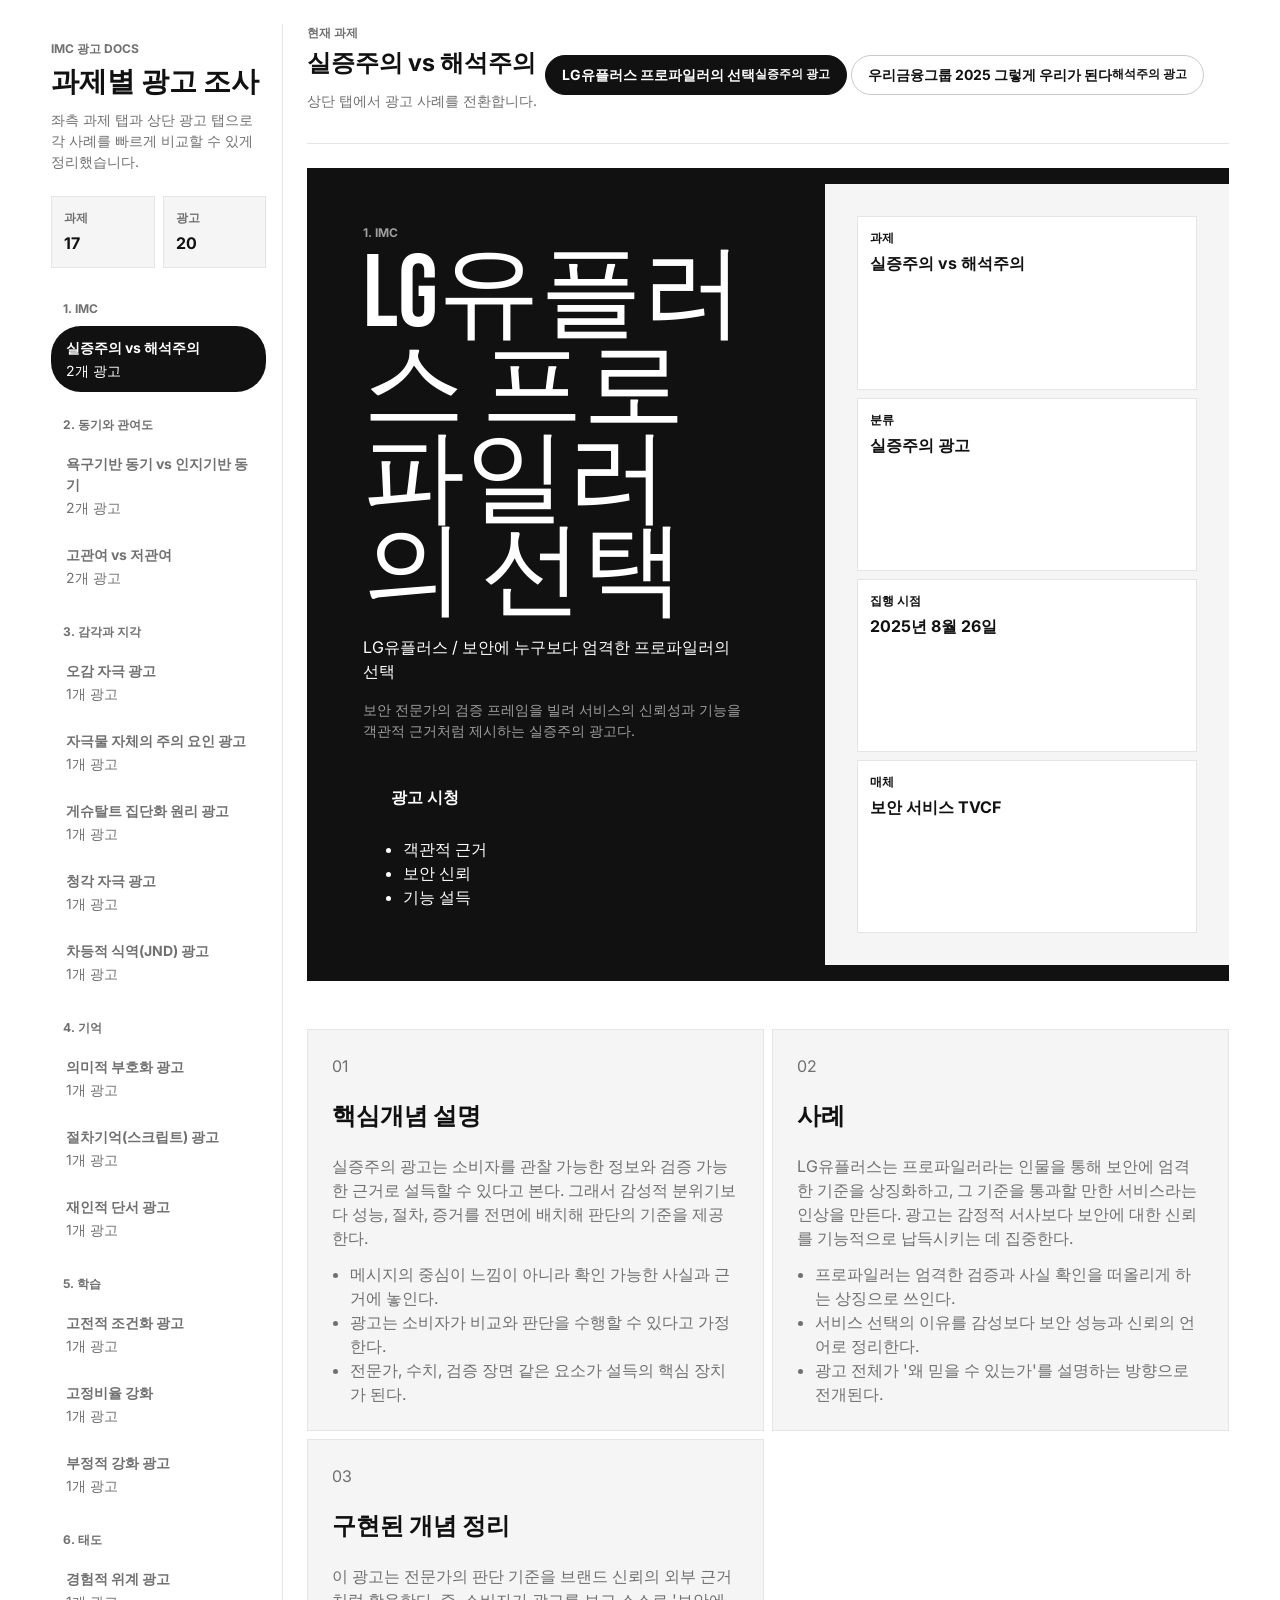
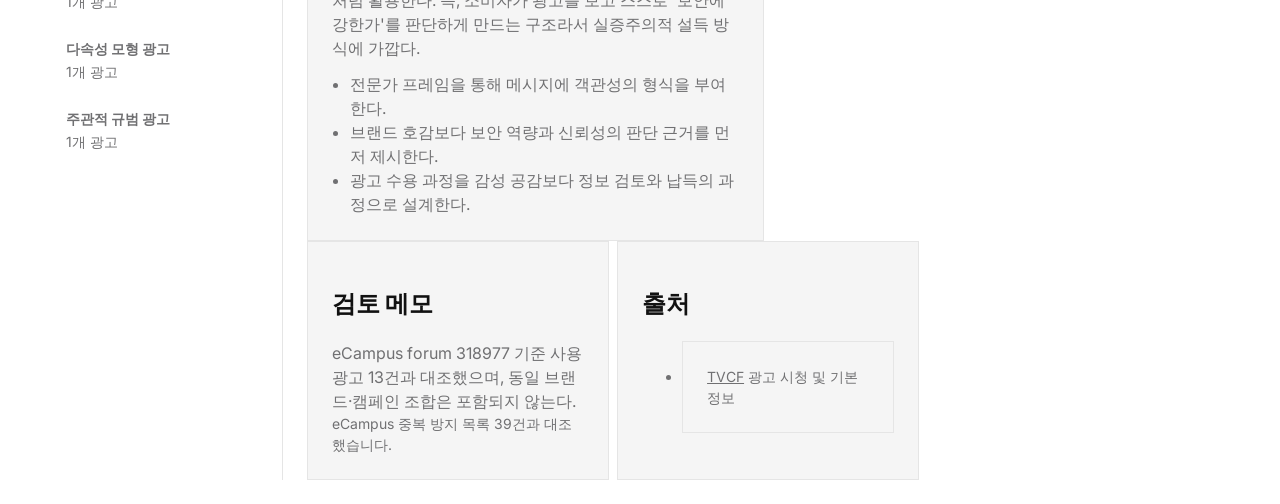
<file: index.html>
<!doctype html>
<html lang="ko">
  <head>
    <meta charset="utf-8" />
    <meta name="viewport" content="width=device-width, initial-scale=1" />
    <title>IMC 광고 조사 Docs</title>
    <link rel="stylesheet" href="./assets/styles.css?v=nike-commerce-20260609" />
  </head>
  <body>
    <div class="mobile-bar" data-role="mobile-bar">
      <button
        id="sidebar-toggle"
        data-role="sidebar-toggle"
        class="menu-toggle"
        type="button"
        aria-expanded="false"
        aria-controls="task-sidebar"
        aria-label="과제 메뉴 열기"
      >
        <span class="menu-toggle-icon" aria-hidden="true">
          <span></span>
          <span></span>
          <span></span>
        </span>
        <span class="menu-toggle-label">메뉴</span>
      </button>
      <div data-role="mobile-task-title" class="mobile-task-title"></div>
    </div>
    <button data-role="sidebar-backdrop" class="sidebar-backdrop" type="button" hidden aria-label="과제 메뉴 닫기"></button>
    <div class="app-shell">
      <aside id="task-sidebar" data-role="task-sidebar" class="sidebar"></aside>
      <main class="main-pane">
        <nav data-role="ad-tabs" class="tabs"></nav>
        <section data-role="ad-content" class="content">
          <div class="empty-state">
            <h1>데이터를 불러오는 중입니다.</h1>
          </div>
        </section>
      </main>
    </div>
    <script type="module" src="./assets/app.js"></script>
  </body>
</html>
</file>
<file: assets/styles.css>
@import url('https://fonts.googleapis.com/css2?family=Bebas+Neue&family=Inter:wght@400;500;700;800&display=swap');

:root {
  color-scheme: light;
  --ink: #111111;
  --canvas: #ffffff;
  --soft-cloud: #f5f5f5;
  --hairline: #cacacb;
  --hairline-soft: #e5e5e5;
  --charcoal: #39393b;
  --ash: #4b4b4d;
  --mute: #707072;
  --stone: #9e9ea0;
  --sale: #d30005;
  --success: #007d48;
  --info: #1151ff;
  --radius-md: 24px;
  --radius-lg: 30px;
  --radius-full: 9999px;
  --section: 48px;
}

* {
  box-sizing: border-box;
}

html,
body {
  min-height: 100%;
}

body {
  margin: 0;
  font-family: 'Inter', -apple-system, BlinkMacSystemFont, 'Segoe UI', 'Apple SD Gothic Neo', 'Malgun Gothic', sans-serif;
  color: var(--ink);
  background: var(--canvas);
  font-size: 16px;
  line-height: 1.5;
  -webkit-font-smoothing: antialiased;
}

button,
input,
textarea,
select {
  font: inherit;
}

a {
  color: inherit;
}

.mobile-bar,
.sidebar-backdrop {
  display: none;
}

.app-shell {
  width: min(100%, 1440px);
  min-height: 100vh;
  display: grid;
  grid-template-columns: 232px minmax(0, 1fr);
  gap: 24px;
  margin: 0 auto;
  padding: 24px clamp(16px, 4vw, 80px);
}

.sidebar,
.main-pane {
  background: var(--canvas);
  border: 0;
  border-radius: 0;
  box-shadow: none;
}

.sidebar {
  min-height: calc(100vh - 48px);
  position: sticky;
  top: 24px;
  padding: 16px 16px 16px 0;
  overflow: auto;
  border-right: 1px solid var(--hairline-soft);
}

.main-pane {
  display: grid;
  grid-template-rows: auto 1fr;
  min-height: calc(100vh - 48px);
  overflow: hidden;
}

.tabs {
  display: flex;
  gap: 8px;
  align-items: center;
  padding: 0 0 18px;
  border-bottom: 1px solid var(--hairline-soft);
}

.content {
  padding: 24px 0 0;
  overflow: auto;
}

.eyebrow {
  margin: 0 0 8px;
  color: var(--mute);
  font-size: 12px;
  font-weight: 700;
  letter-spacing: 0;
  text-transform: uppercase;
}

.sidebar-header h1,
.tab-header h2,
.hero-copy h1,
.empty-state h1 {
  margin: 0;
  color: var(--ink);
  font-weight: 700;
  letter-spacing: 0;
  line-height: 1.1;
}

.sidebar-header h1 {
  font-size: 28px;
}

.hero-copy h1 {
  font-family: 'Bebas Neue', 'Inter', sans-serif;
  color: var(--canvas);
  font-size: clamp(56px, 8vw, 112px);
  font-weight: 400;
  line-height: .9;
  text-transform: uppercase;
}

.sidebar-copy,
.tab-hint,
.hero-summary,
.support-note,
.empty-state p,
.story-card p,
.support-card p,
.story-card li,
.source-item {
  color: var(--mute);
  line-height: 1.5;
}

.sidebar-copy {
  margin: 12px 8px 0 0;
  font-size: 14px;
}

.sidebar-stats {
  display: grid;
  grid-template-columns: repeat(2, minmax(0, 1fr));
  gap: 8px;
  margin: 24px 0 0;
}

.sidebar-stats div,
.hero-meta div {
  margin: 0;
  padding: 12px;
  border: 1px solid var(--hairline-soft);
  border-radius: 0;
  background: var(--soft-cloud);
}

.sidebar-stats dt,
.hero-meta dt {
  margin: 0 0 4px;
  color: var(--mute);
  font-size: 12px;
  font-weight: 700;
  letter-spacing: 0;
  text-transform: uppercase;
}

.sidebar-stats dd,
.hero-meta dd {
  margin: 0;
  color: var(--ink);
  font-size: 16px;
  font-weight: 700;
}

.sidebar-groups {
  display: grid;
  gap: 24px;
  margin-top: 32px;
}

.task-group h2 {
  margin: 0 0 8px;
  padding: 0 12px;
  color: var(--mute);
  font-size: 12px;
  font-weight: 700;
  letter-spacing: 0;
  text-transform: uppercase;
}

.task-links {
  display: grid;
  gap: 4px;
}

.task-link,
.tab-link,
.watch-button {
  text-decoration: none;
}

.task-link {
  position: relative;
  display: grid;
  gap: 2px;
  padding: 10px 14px;
  border-radius: var(--radius-lg);
  color: var(--mute);
  font-size: 14px;
  background: transparent;
  border: 1px solid transparent;
}

.task-link.is-active {
  background: var(--ink);
  color: var(--canvas);
}

.task-link-title {
  font-weight: 700;
}

.task-link-meta,
.tab-hint,
.hero-summary,
.support-note,
.source-item {
  font-size: 14px;
}

.tabs-list {
  display: flex;
  flex-wrap: wrap;
  gap: 8px;
  margin: 16px 0 0;
}

.tab-link {
  display: inline-flex;
  align-items: center;
  min-height: 40px;
  padding: 8px 16px;
  border: 1px solid var(--hairline);
  border-radius: var(--radius-lg);
  color: var(--ink);
  background: var(--canvas);
  font-size: 14px;
  font-weight: 700;
}

.tab-link.is-active {
  color: var(--canvas);
  border-color: var(--ink);
  background: var(--ink);
}

.hero-card {
  display: grid;
  grid-template-columns: minmax(0, 1.1fr) minmax(280px, .9fr);
  gap: 24px;
  align-items: stretch;
  margin: 0 0 var(--section);
  color: var(--canvas);
  background: var(--ink);
}

.hero-copy {
  padding: clamp(28px, 5vw, 56px);
}

.hero-copy .eyebrow,
.hero-copy .hero-summary {
  color: var(--stone);
}

.hero-meta {
  display: grid;
  gap: 8px;
  padding: clamp(16px, 3vw, 32px);
  background: var(--soft-cloud);
}

.hero-meta div {
  background: var(--canvas);
}

.hero-meta dd,
.hero-meta dt {
  color: var(--ink);
}

.story-grid,
.support-grid,
.source-list,
.analysis-grid {
  display: grid;
  gap: 8px;
}

.story-grid {
  grid-template-columns: repeat(2, minmax(0, 1fr));
}

.support-grid,
.analysis-grid {
  grid-template-columns: repeat(3, minmax(0, 1fr));
}

.story-card,
.support-card,
.source-item,
.empty-state {
  border: 1px solid var(--hairline-soft);
  border-radius: 0;
  background: var(--soft-cloud);
  box-shadow: none;
}

.story-card,
.support-card,
.source-item {
  padding: 24px;
}

.story-card h3,
.support-card h3,
.analysis-card h3 {
  margin: 0 0 8px;
  color: var(--ink);
  font-size: 16px;
  font-weight: 700;
  line-height: 1.75;
}

.story-card p,
.support-card p {
  margin: 0;
}

.story-card ul {
  margin: 12px 0 0;
  padding-left: 18px;
}

.analysis-card {
  padding: 24px;
  border: 1px solid var(--hairline-soft);
  background: var(--canvas);
}

.analysis-card p {
  margin: 0;
  color: var(--mute);
  font-size: 14px;
}

.watch-button {
  display: inline-flex;
  align-items: center;
  justify-content: center;
  min-height: 48px;
  margin-top: 18px;
  padding: 12px 28px;
  border-radius: var(--radius-lg);
  background: var(--ink);
  color: var(--canvas);
  font-size: 16px;
  font-weight: 700;
}

.empty-state {
  padding: 48px;
  text-align: center;
}

.empty-state h1 {
  font-family: 'Bebas Neue', 'Inter', sans-serif;
  font-size: clamp(48px, 8vw, 84px);
  font-weight: 400;
  line-height: .9;
  text-transform: uppercase;
}

.empty-state p {
  max-width: 560px;
  margin: 16px auto 0;
}

.footer-note {
  margin: 48px 0 0;
  padding-top: 18px;
  border-top: 1px solid var(--hairline);
  color: var(--mute);
  font-size: 12px;
}

code,
.source-code {
  font-family: 'SF Mono', Menlo, Consolas, monospace;
  font-size: .95em;
}

@media (max-width: 960px) {
  .mobile-bar {
    position: sticky;
    top: 0;
    z-index: 30;
    display: flex;
    align-items: center;
    justify-content: space-between;
    min-height: 56px;
    padding: 8px 16px;
    border-bottom: 1px solid var(--hairline-soft);
    background: var(--canvas);
  }

  .mobile-menu-button {
    width: 44px;
    height: 44px;
    border: 0;
    border-radius: var(--radius-full);
    background: var(--soft-cloud);
    color: var(--ink);
  }

  .mobile-title {
    font-weight: 800;
  }

  .sidebar-backdrop:not([hidden]) {
    position: fixed;
    inset: 0;
    z-index: 40;
    display: block;
    background: rgba(17, 17, 17, .34);
  }

  .app-shell {
    grid-template-columns: 1fr;
    padding: 16px;
  }

  .sidebar {
    position: fixed;
    inset: 0 auto 0 0;
    z-index: 50;
    width: min(320px, 86vw);
    min-height: 100vh;
    padding: 20px;
    transform: translateX(-110%);
    transition: transform .2s ease;
    background: var(--canvas);
    border-right: 1px solid var(--hairline);
  }

  .sidebar.is-open {
    transform: translateX(0);
  }

  .main-pane {
    min-height: auto;
  }

  .hero-card,
  .story-grid,
  .support-grid,
  .analysis-grid {
    grid-template-columns: 1fr;
  }

  .hero-meta {
    padding: 16px;
  }
}

@media (max-width: 600px) {
  .app-shell {
    padding: 12px;
  }

  .tabs {
    display: block;
  }

  .tabs-list {
    overflow-x: auto;
    flex-wrap: nowrap;
    padding-bottom: 4px;
  }

  .tab-link {
    white-space: nowrap;
  }

  .hero-copy {
    padding: 28px 20px;
  }

  .story-card,
  .support-card,
  .analysis-card,
  .source-item {
    padding: 18px;
  }
}
</file>
